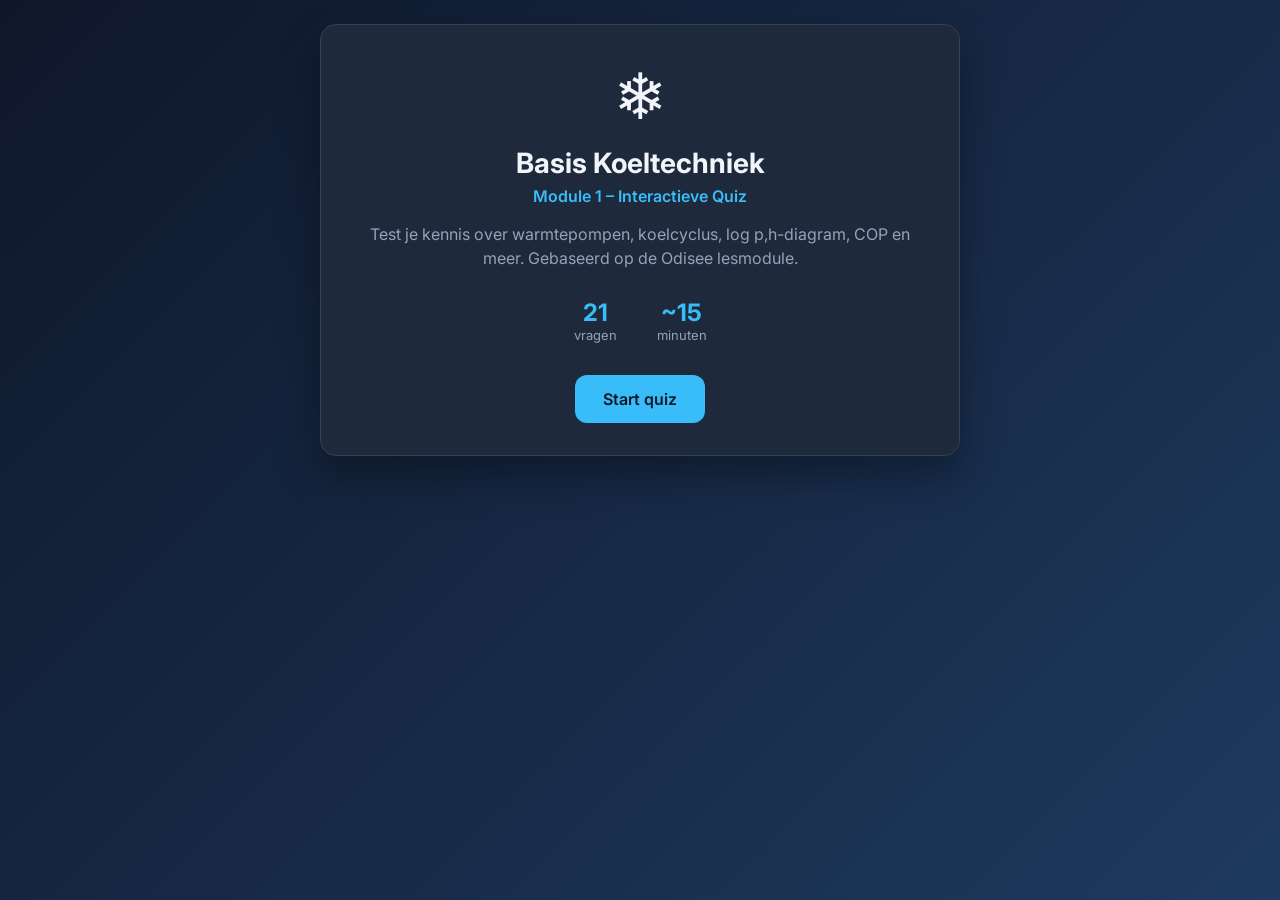
<file: index.html>
<!DOCTYPE html>
<html lang="nl">
<head>
  <meta charset="UTF-8" />
  <meta name="viewport" content="width=device-width, initial-scale=1.0" />
  <title>Koeltechniek Quiz – Module 1 Basis</title>
  <link rel="stylesheet" href="style.css" />
  <link rel="preconnect" href="https://fonts.googleapis.com">
  <link rel="preconnect" href="https://fonts.gstatic.com" crossorigin>
  <link href="https://fonts.googleapis.com/css2?family=Inter:wght@400;500;600;700&display=swap" rel="stylesheet">
</head>
<body>
  <div class="app">
    <!-- Start scherm -->
    <section id="start-screen" class="screen active">
      <div class="card start-card">
        <div class="logo">❄️</div>
        <h1>Basis Koeltechniek</h1>
        <p class="subtitle">Module 1 – Interactieve Quiz</p>
        <p class="desc">
          Test je kennis over warmtepompen, koelcyclus, log p,h-diagram, COP en meer.
          Gebaseerd op de Odisee lesmodule.
        </p>
        <div class="stats-preview">
          <div><strong>21</strong><span>vragen</span></div>
          <div><strong>~15</strong><span>minuten</span></div>
        </div>
        <button id="start-btn" class="btn primary">Start quiz</button>
      </div>
    </section>

    <!-- Quiz scherm -->
    <section id="quiz-screen" class="screen">
      <header class="quiz-header">
        <div class="progress-info">
          <span id="question-counter">Vraag 1 / 21</span>
          <span id="score-live">Score: 0</span>
        </div>
        <div class="progress-bar">
          <div id="progress-fill" class="progress-fill"></div>
        </div>
      </header>

      <div class="card question-card">
        <div id="question-category" class="category"></div>
        <h2 id="question-text"></h2>
        <div id="options-container" class="options"></div>
        <div id="feedback" class="feedback hidden"></div>
        <button id="next-btn" class="btn primary hidden">Volgende</button>
      </div>
    </section>

    <!-- Resultaat scherm -->
    <section id="result-screen" class="screen">
      <div class="card result-card">
        <div id="result-emoji" class="result-emoji">🎉</div>
        <h1>Quiz afgerond!</h1>
        <p id="result-score" class="result-score"></p>
        <p id="result-message" class="result-message"></p>
        <div class="result-actions">
          <button id="restart-btn" class="btn primary">Opnieuw proberen</button>
          <button id="review-btn" class="btn secondary">Bekijk antwoorden</button>
        </div>
      </div>
    </section>

    <!-- Review scherm -->
    <section id="review-screen" class="screen">
      <div class="card review-card">
        <h1>Overzicht antwoorden</h1>
        <div id="review-list" class="review-list"></div>
        <button id="back-to-result" class="btn primary">Terug</button>
      </div>
    </section>
  </div>

  <script src="quiz.js"></script>
</body>
</html>
</file>
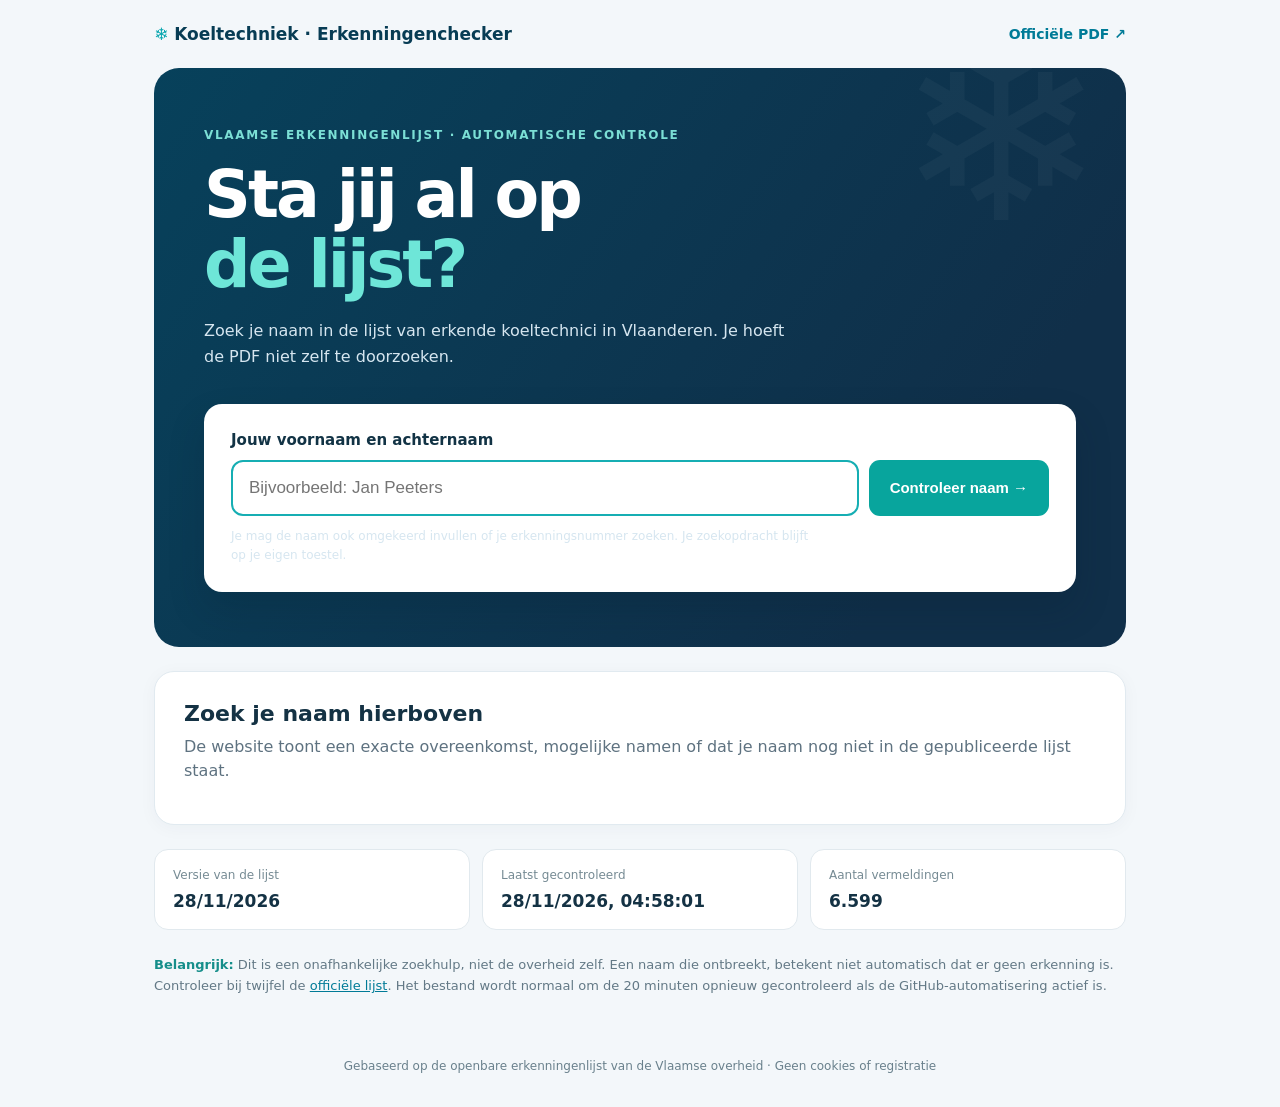
<file: erkende-koeltechnici/index.html>
<!doctype html>
<html lang="nl">
<head>
<meta charset="utf-8">
<meta name="viewport" content="width=device-width,initial-scale=1">
<meta name="theme-color" content="#083d55">
<meta name="description" content="Controleer of je naam al voorkomt in de officiële Vlaamse lijst van erkende koeltechnici.">
<title>Sta ik op de lijst? | Koeltechnici Vlaanderen</title>
<style>
:root{font-family:Inter,ui-sans-serif,system-ui,-apple-system,"Segoe UI",sans-serif;color:#143244;background:#f3f7fa}*{box-sizing:border-box}body{margin:0}a{color:#007b97}header{max-width:1020px;margin:auto;display:flex;align-items:center;justify-content:space-between;padding:24px}header .brand{font-weight:850;color:#073c54;font-size:17px}header .brand span{color:#08a6af}.source-link{font-size:14px;font-weight:650;text-decoration:none}main{max-width:1020px;margin:auto;padding:0 24px 38px}.hero{border-radius:25px;background:linear-gradient(125deg,#07415b,#102f49 80%);color:#fff;padding:60px 50px 55px;position:relative;overflow:hidden}.hero:after{content:"❄";position:absolute;font-size:250px;color:#ffffff09;top:-80px;right:20px;pointer-events:none}.tag{font-size:12px;font-weight:850;letter-spacing:.14em;text-transform:uppercase;color:#7bdfd5}.hero h1{font-size:clamp(38px,6vw,65px);line-height:1.08;letter-spacing:-.045em;margin:18px 0}.hero h1 em{font-style:normal;color:#6ee6d8}.hero p{line-height:1.6;font-size:16px;max-width:590px;color:#d6e6f0}.search-box{background:#fff;color:#123345;border-radius:18px;padding:27px;margin-top:34px;box-shadow:0 18px 36px #00192d2e;position:relative;z-index:1}label{display:block;font-size:15px;font-weight:800;margin-bottom:11px}.form-row{display:flex;gap:10px}input{min-width:0;flex:1;padding:17px;border:1.5px solid #d0dce2;border-radius:11px;font-size:17px;outline-color:#16aeb3}button{cursor:pointer;background:#08a59d;color:white;font-weight:800;border:none;border-radius:11px;padding:16px 21px;font-size:15px}button:hover{background:#078b84}.hint{color:#657c88;font-size:12px!important;margin:11px 0 0!important}.result{background:#fff;border:1px solid #e1eaf0;border-radius:20px;margin:24px 0;padding:29px;min-height:132px;box-shadow:0 3px 18px #0a36520a}.result h2{margin:0 0 9px;font-size:22px}.result p{color:#5e7280;margin:4px 0 12px;line-height:1.5}.result.found{border-left:7px solid #1aa575}.result.missing{border-left:7px solid #e8a645}.result.partial{border-left:7px solid #419fc0}.person{display:flex;flex-wrap:wrap;gap:8px;justify-content:space-between;align-items:center;border-top:1px solid #e9eff2;padding:14px 0}.person strong{display:block;color:#193d52}.person small{color:#536c78}.person a{font-size:13px;font-weight:700}.meta{display:grid;grid-template-columns:repeat(3,1fr);gap:12px;margin-top:22px}.meta article{border:1px solid #e1e9ee;border-radius:14px;background:#fff;padding:18px}.meta span{display:block;color:#768b94;font-size:12px;margin-bottom:9px}.meta strong{font-size:17px;overflow-wrap:anywhere}.notice{line-height:1.65;color:#637986;font-size:13px;margin:24px 0}footer{padding:0 24px 34px;text-align:center;color:#69808c;font-size:12px}.label{font-weight:700;color:#158e8a}.error{color:#bd4d24}@media(max-width:700px){header{padding:18px 17px}main{padding:0 12px 24px}.hero{padding:38px 21px;border-radius:20px}.form-row{flex-direction:column}.search-box{padding:20px}.result{padding:23px 18px}.meta{grid-template-columns:1fr}.meta article{padding:15px}.hero:after{font-size:150px;top:-10px;right:-25px}}
</style>
<script src="./data.js"></script>
</head>
<body>
<header><div class="brand"><span>❄</span> Koeltechniek · Erkenningenchecker</div><a class="source-link" href="https://erkenningen.omgeving.vlaanderen.be/erk-services/ws/rest/dataset/lijst/technici_koeltechniek.pdf" target="_blank" rel="noopener">Officiële PDF ↗</a></header>
<main>
<section class="hero">
<div class="tag">Vlaamse erkenningenlijst · Automatische controle</div>
<h1>Sta jij al op<br><em>de lijst?</em></h1>
<p>Zoek je naam in de lijst van erkende koeltechnici in Vlaanderen. Je hoeft de PDF niet zelf te doorzoeken.</p>
<form class="search-box" id="zoekform">
<label for="naam">Jouw voornaam en achternaam</label>
<div class="form-row"><input id="naam" type="search" placeholder="Bijvoorbeeld: Jan Peeters" autocomplete="name" autofocus><button type="submit">Controleer naam →</button></div>
<p class="hint">Je mag de naam ook omgekeerd invullen of je erkenningsnummer zoeken. Je zoekopdracht blijft op je eigen toestel.</p>
</form>
</section>
<section id="result" class="result" aria-live="polite"><h2>Zoek je naam hierboven</h2><p>De website toont een exacte overeenkomst, mogelijke namen of dat je naam nog niet in de gepubliceerde lijst staat.</p></section>
<div class="meta"><article><span>Versie van de lijst</span><strong id="versie">—</strong></article><article><span>Laatst gecontroleerd</span><strong id="checked">—</strong></article><article><span>Aantal vermeldingen</span><strong id="aantal">—</strong></article></div>
<p class="notice"><span class="label">Belangrijk:</span> Dit is een onafhankelijke zoekhulp, niet de overheid zelf. Een naam die ontbreekt, betekent niet automatisch dat er geen erkenning is. Controleer bij twijfel de <a href="https://erkenningen.omgeving.vlaanderen.be/erk-services/ws/rest/dataset/lijst/technici_koeltechniek.pdf" target="_blank" rel="noopener">officiële lijst</a>. Het bestand wordt normaal om de 20 minuten opnieuw gecontroleerd als de GitHub-automatisering actief is.</p>
</main>
<footer>Gebaseerd op de openbare erkenningenlijst van de Vlaamse overheid · Geen cookies of registratie</footer>
<script>
(function(){
const src="https://erkenningen.omgeving.vlaanderen.be/erk-services/ws/rest/dataset/lijst/technici_koeltechniek.pdf";
let data=window.KOEL_DATA;const output=document.getElementById("result"), input=document.getElementById("naam");
const normalize=s=>String(s||"").normalize("NFD").replace(/[\u0300-\u036f]/g,"").replace(/[’']/g,"").toUpperCase().replace(/[^A-Z0-9]+/g," ").trim().replace(/\s+/g," ");
const key=s=>normalize(s).split(" ").sort().join("|");
const esc=s=>String(s).replace(/[&<>"']/g,c=>({"&":"&amp;","<":"&lt;",">":"&gt;",'"':"&quot;","'":"&#39;"}[c]));
let records=(data&&Array.isArray(data.personen)?data.personen:[]).map(p=>({n:p[0],e:p[1],p:p[2],k:key(p[0]),t:normalize(p[0]),id:normalize(p[1])}));
if(data){document.getElementById("versie").textContent=data.versie;document.getElementById("checked").textContent=data.gecontroleerd_op?new Date(data.gecontroleerd_op).toLocaleString("nl-BE"):"—";document.getElementById("aantal").textContent=records.length.toLocaleString("nl-BE")}
else{output.innerHTML='<h2>Gegevens worden voorbereid</h2><p>De eerste automatische download is nog niet voltooid. Probeer later opnieuw of open de officiële PDF.</p>';}
function card(x){return '<div class="person"><div><strong>'+esc(x.n)+'</strong><small>Erkenningsnummer: '+esc(x.e)+'</small></div><a href="'+src+'#page='+Number(x.p)+'" target="_blank" rel="noopener">Bekijk PDF-pagina '+Number(x.p)+' ↗</a></div>'}
function search(){
if(!data)return;
const raw=input.value.trim(),q=normalize(raw);
if(q.length<2){output.className="result";output.innerHTML="<h2>Zoek je naam hierboven</h2><p>Vul minstens twee letters in.</p>";return}
const exact=records.filter(x=>x.k===key(raw)||x.id===q);
if(exact.length){output.className="result found";output.innerHTML="<h2>✓ Naam gevonden op de lijst!</h2><p>"+exact.length+" exacte "+(exact.length===1?"vermelding":"vermeldingen")+". Controleer het erkenningsnummer om zeker te zijn dat het over jou gaat.</p>"+exact.map(card).join("");return}
const ts=q.split(" ");
const candidates=records.filter(x=>x.t.includes(q)||x.id.includes(q)||ts.every(t=>x.t.split(" ").some(n=>n.startsWith(t))));
if(candidates.length){output.className="result partial";output.innerHTML="<h2>Geen exacte overeenkomst</h2><p>Wel "+candidates.length+" mogelijke vermeldingen. Vul je volledige naam in voor een exacte controle.</p>"+candidates.map(card).join("");return}
output.className="result missing";output.innerHTML="<h2>Naam niet gevonden</h2><p>Geen vermelding van <strong>"+esc(raw)+"</strong> in de laatst gecontroleerde lijst. Misschien heeft de overheid de lijst nog niet bijgewerkt.</p>"
}
document.getElementById("zoekform").addEventListener("submit",e=>{e.preventDefault();search();output.scrollIntoView({behavior:"smooth",block:"nearest"})});
input.addEventListener("input",search);
// Vernieuw de lijst in een open tab om de 20 minuten, zonder de ingevulde naam kwijt te raken.
setInterval(()=>{
 const el=document.createElement("script");
 el.src="./data.js?vernieuwd="+Date.now();
 el.onload=()=>{
  const next=window.KOEL_DATA;
  if(next&&Array.isArray(next.personen)){
   data=next;
   records=next.personen.map(p=>({n:p[0],e:p[1],p:p[2],k:key(p[0]),t:normalize(p[0]),id:normalize(p[1])}));
   document.getElementById("versie").textContent=next.versie;
   document.getElementById("checked").textContent=next.gecontroleerd_op?new Date(next.gecontroleerd_op).toLocaleString("nl-BE"):"—";
   document.getElementById("aantal").textContent=records.length.toLocaleString("nl-BE");
   if(input.value.trim().length>=2)search();
  }
  el.remove();
 };
 el.onerror=()=>el.remove();
 document.head.appendChild(el);
},20*60*1000);
})();
</script>
</body></html>
</file>
<file: style.css>
:root {
  --bg: #0f172a;
  --card: #1e293b;
  --primary: #38bdf8;
  --primary-dark: #0ea5e9;
  --success: #22c55e;
  --error: #ef4444;
  --text: #f1f5f9;
  --text-muted: #94a3b8;
  --border: #334155;
  --radius: 16px;
}

* {
  margin: 0;
  padding: 0;
  box-sizing: border-box;
}

body {
  font-family: 'Inter', system-ui, sans-serif;
  background: linear-gradient(135deg, #0f172a 0%, #1e3a5f 100%);
  color: var(--text);
  min-height: 100vh;
  display: flex;
  justify-content: center;
  align-items: flex-start;
  padding: 24px 16px;
}

.app {
  width: 100%;
  max-width: 640px;
}

.screen {
  display: none;
}

.screen.active {
  display: block;
  animation: fadeIn 0.35s ease;
}

@keyframes fadeIn {
  from { opacity: 0; transform: translateY(12px); }
  to { opacity: 1; transform: translateY(0); }
}

.card {
  background: var(--card);
  border-radius: var(--radius);
  padding: 32px 28px;
  box-shadow: 0 20px 40px rgba(0,0,0,0.35);
  border: 1px solid var(--border);
}

/* Start */
.start-card {
  text-align: center;
}

.logo {
  font-size: 64px;
  margin-bottom: 12px;
}

.start-card h1 {
  font-size: 28px;
  font-weight: 700;
  margin-bottom: 6px;
}

.subtitle {
  color: var(--primary);
  font-weight: 600;
  margin-bottom: 16px;
}

.desc {
  color: var(--text-muted);
  line-height: 1.5;
  margin-bottom: 28px;
}

.stats-preview {
  display: flex;
  justify-content: center;
  gap: 40px;
  margin-bottom: 32px;
}

.stats-preview div {
  display: flex;
  flex-direction: column;
  align-items: center;
}

.stats-preview strong {
  font-size: 24px;
  color: var(--primary);
}

.stats-preview span {
  font-size: 13px;
  color: var(--text-muted);
}

/* Buttons */
.btn {
  display: inline-block;
  padding: 14px 28px;
  border-radius: 12px;
  font-size: 16px;
  font-weight: 600;
  border: none;
  cursor: pointer;
  transition: all 0.2s ease;
  font-family: inherit;
}

.btn.primary {
  background: var(--primary);
  color: #0f172a;
}

.btn.primary:hover {
  background: var(--primary-dark);
  transform: translateY(-1px);
}

.btn.secondary {
  background: transparent;
  color: var(--text);
  border: 1px solid var(--border);
}

.btn.secondary:hover {
  background: var(--border);
}

.btn:disabled {
  opacity: 0.5;
  cursor: not-allowed;
}

/* Quiz header */
.quiz-header {
  margin-bottom: 20px;
}

.progress-info {
  display: flex;
  justify-content: space-between;
  margin-bottom: 10px;
  font-size: 14px;
  color: var(--text-muted);
}

.progress-bar {
  height: 8px;
  background: var(--border);
  border-radius: 99px;
  overflow: hidden;
}

.progress-fill {
  height: 100%;
  background: linear-gradient(90deg, var(--primary), #22d3ee);
  width: 0%;
  transition: width 0.35s ease;
  border-radius: 99px;
}

/* Question */
.category {
  display: inline-block;
  background: rgba(56, 189, 248, 0.15);
  color: var(--primary);
  font-size: 12px;
  font-weight: 600;
  padding: 4px 12px;
  border-radius: 99px;
  margin-bottom: 16px;
  text-transform: uppercase;
  letter-spacing: 0.5px;
}

#question-text {
  font-size: 20px;
  font-weight: 600;
  line-height: 1.4;
  margin-bottom: 24px;
}

.options {
  display: flex;
  flex-direction: column;
  gap: 12px;
}

.option {
  background: rgba(255,255,255,0.04);
  border: 2px solid var(--border);
  border-radius: 12px;
  padding: 16px 18px;
  cursor: pointer;
  transition: all 0.2s ease;
  text-align: left;
  font-size: 15px;
  color: var(--text);
  font-family: inherit;
}

.option:hover:not(.disabled) {
  border-color: var(--primary);
  background: rgba(56, 189, 248, 0.08);
}

.option.selected {
  border-color: var(--primary);
  background: rgba(56, 189, 248, 0.12);
}

.option.correct {
  border-color: var(--success);
  background: rgba(34, 197, 94, 0.15);
}

.option.wrong {
  border-color: var(--error);
  background: rgba(239, 68, 68, 0.15);
}

.option.disabled {
  cursor: default;
}

/* Feedback */
.feedback {
  margin-top: 20px;
  padding: 16px;
  border-radius: 12px;
  font-size: 14px;
  line-height: 1.5;
}

.feedback.correct {
  background: rgba(34, 197, 94, 0.15);
  border: 1px solid var(--success);
  color: #86efac;
}

.feedback.wrong {
  background: rgba(239, 68, 68, 0.15);
  border: 1px solid var(--error);
  color: #fca5a5;
}

.feedback.hidden,
.btn.hidden {
  display: none;
}

#next-btn {
  margin-top: 24px;
  width: 100%;
}

/* Result */
.result-card {
  text-align: center;
}

.result-emoji {
  font-size: 64px;
  margin-bottom: 12px;
}

.result-score {
  font-size: 36px;
  font-weight: 700;
  color: var(--primary);
  margin: 12px 0;
}

.result-message {
  color: var(--text-muted);
  margin-bottom: 28px;
  line-height: 1.5;
}

.result-actions {
  display: flex;
  flex-direction: column;
  gap: 12px;
}

/* Review */
.review-card h1 {
  font-size: 22px;
  margin-bottom: 24px;
}

.review-list {
  display: flex;
  flex-direction: column;
  gap: 16px;
  margin-bottom: 28px;
  max-height: 60vh;
  overflow-y: auto;
}

.review-item {
  background: rgba(255,255,255,0.03);
  border: 1px solid var(--border);
  border-radius: 12px;
  padding: 16px;
  text-align: left;
}

.review-item.correct {
  border-left: 4px solid var(--success);
}

.review-item.wrong {
  border-left: 4px solid var(--error);
}

.review-item h3 {
  font-size: 14px;
  margin-bottom: 8px;
  color: var(--text-muted);
}

.review-item p {
  font-size: 14px;
  line-height: 1.4;
}

.review-item .answer {
  margin-top: 8px;
  font-weight: 500;
}

@media (max-width: 480px) {
  .card {
    padding: 24px 18px;
  }
  #question-text {
    font-size: 18px;
  }
}
</file>
